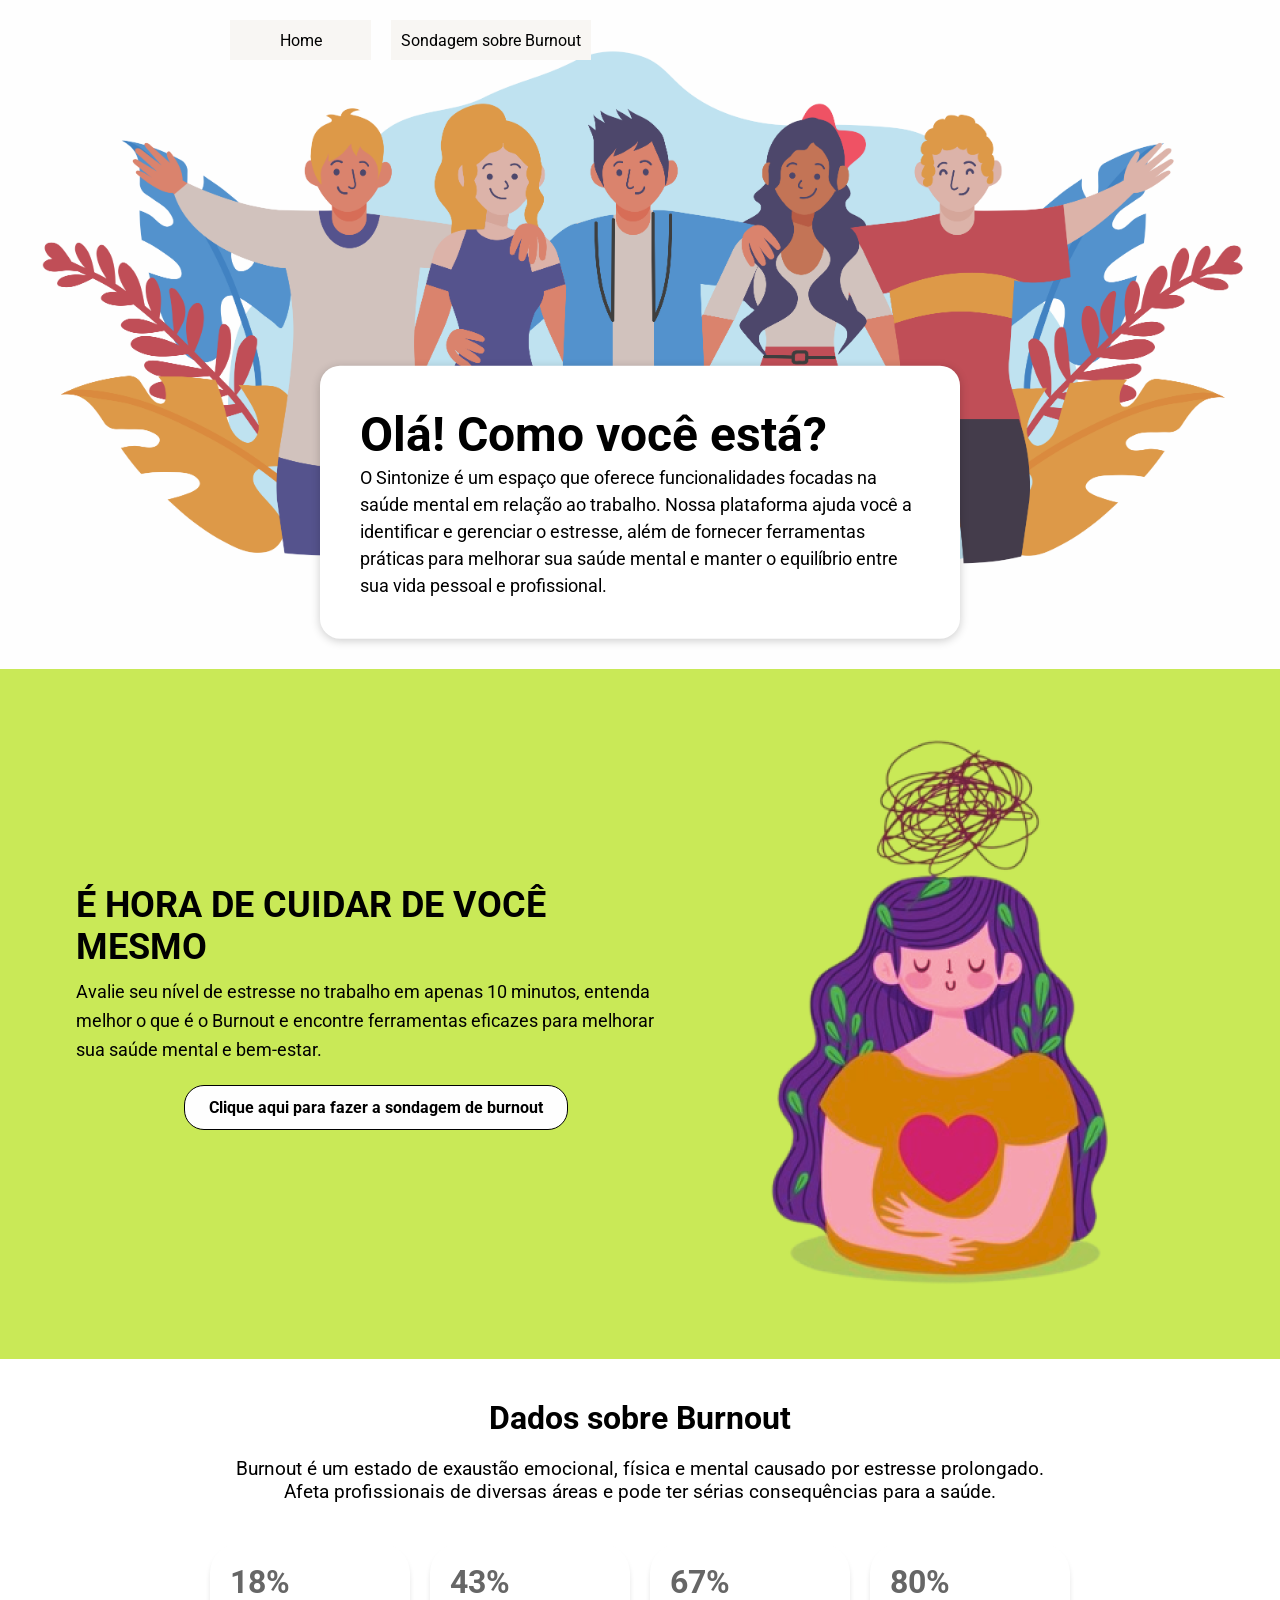
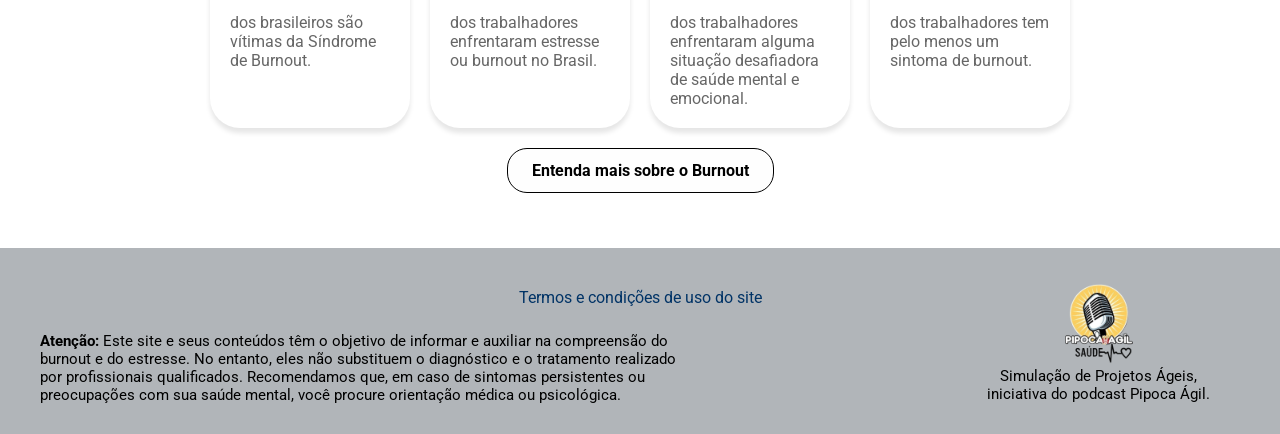
<file: docs/index.html>
<!DOCTYPE html>
<html lang="pt-BR">
<head>
    <meta charset="UTF-8">
    <meta name="viewport" content="width=device-width, initial-scale=1.0">
    <title>Sintonize</title>
    <link rel="stylesheet" href="css/estilos.css">
    <link rel="stylesheet" href="css/footer.css">
    <link href="https://fonts.googleapis.com/css2?family=Roboto:wght@600&display=swap" rel="stylesheet">
</head>
<body>
    <header id="header">
        <div class="header-banner" id="header-banner">
            <img src="images/home1.png" alt="Imagem de apoio" id="header-image">
            <nav class="menu" id="menu">
                <ul id="menu-list">
                    <li><a href="index.html" id="menu-home">Home</a></li>
                    <li><a href="sondagem.html" id="menu-formulario">Sondagem sobre Burnout</a></li>
                </ul>
            </nav>
            <div class="header-content" id="header-content">
                <h1 id="header-title">Olá! Como você está?</h1>
                <p id="header-description">
                    O Sintonize é um espaço que oferece funcionalidades focadas na saúde mental em relação ao trabalho. 
                    Nossa plataforma ajuda você a identificar e gerenciar o estresse, além de fornecer ferramentas práticas 
                    para melhorar sua saúde mental e manter o equilíbrio entre sua vida pessoal e profissional.
                </p>
            </div>
        </div>
    </header>

    <div class="pagina" id="pagina">
        <div class="container" id="container-principal">
            <h2 id="titulo-principal">É HORA DE CUIDAR DE VOCÊ MESMO</h2>
            <p id="descricao-principal">
                Avalie seu nível de estresse no trabalho em apenas 10 minutos, entenda melhor o que é o Burnout 
                e encontre ferramentas eficazes para melhorar sua saúde mental e bem-estar.
            </p>
            <div class="botao-container" id="botao-container-principal">
                <a href="sondagem.html" class="botao-sondagem" id="botao-sondagem">
                    Clique aqui para fazer a sondagem de burnout
                </a>
            </div>
        </div>
        <div class="imagem" id="imagem-container">
            <img src="images/mulher.png" alt="Ilustração sobre Burnout" class="imagem" id="imagem-principal">
        </div>
    </div>

    <section class="dados-burnout" id="dados-burnout">
        <h2 class="titulo-burnout" id="titulo-burnout">Dados sobre Burnout</h2>
        <p class="descricao-burnout" id="descricao-burnout">
            Burnout é um estado de exaustão emocional, física e mental causado por estresse prolongado.<br>
            Afeta profissionais de diversas áreas e pode ter sérias consequências para a saúde.
        </p>
        <div class="container-dados" id="container-dados">
            <div class="dado" id="dado-1">
                <div class="numero" id="numero-1">18%</div>
                <p class="texto-dado" id="texto-dado-1">dos brasileiros são vítimas da Síndrome de Burnout.</p>
            </div>
            <div class="dado" id="dado-2">
                <div class="numero" id="numero-2">43%</div>
                <p class="texto-dado" id="texto-dado-2">dos trabalhadores enfrentaram estresse ou burnout no Brasil.</p>
            </div>
            <div class="dado" id="dado-3">
                <div class="numero" id="numero-3">67%</div>
                <p class="texto-dado" id="texto-dado-3">dos trabalhadores enfrentaram alguma situação desafiadora de saúde mental e emocional.</p>
            </div>
            <div class="dado" id="dado-4">
                <div class="numero" id="numero-4">80%</div>
                <p class="texto-dado" id="texto-dado-4">dos trabalhadores tem pelo menos um sintoma de burnout.</p>
            </div>
        </div>
        <div class="botao-container" id="botao-container-burnout">
            <a href="sondagem.html" class="botao-burnout" id="botao-burnout">Entenda mais sobre o Burnout</a>
        </div>
    </section>

    <script>
        window.onload = () => {
            const imagem = document.getElementById('imagem-principal');
            setTimeout(() => {
                imagem.classList.add('visible');
            }, 100);
        };
    </script>
    <footer>
        <div class="botao-container">
            <a href="politicas_privacidade" class="botao-termos">Termos e condições de uso do site</a>
        </div>
        <div class="footer-content">
            <div class="texto">
                <p><b>Atenção:</b> Este site e seus conteúdos têm o objetivo de informar e auxiliar na compreensão do <br> burnout e do estresse.  
                   No entanto, eles não substituem o diagnóstico e o tratamento realizado <br> por profissionais qualificados.  
                   Recomendamos que, em caso de sintomas persistentes ou <br> preocupações com sua saúde mental, você procure 
                   orientação médica ou psicológica.</p>
            </div>
            <div class="logo-container">
                <img src="images/podcast-logo.png" alt="Logo">
                <p>Simulação de Projetos Ágeis,<br> iniciativa do podcast Pipoca Ágil.</p>
            </div>
        </div>
    </footer>
    
</body>
</html>
</file>
<file: docs/css/estilos.css>
/* Reset básico para fábrica de navegador */
* {
    box-sizing: border-box;
    margin: 0;
    padding: 0;
}

/* Estilos Globais */
body {
    font-family: 'Roboto', sans-serif;
    background: #ffffff;
}

/* Estilos do Header */
header {
    position: relative;
    text-align: center;
    background-color: #ffffff;
}

.header-banner {
    width: 100%;
}

.header-banner img {
    width: 100%;
    display: block;
}

.header-content {
    position: absolute;
    top: 75%;
    left: 50%; 
    transform: translate(-50%, -50%);
    padding: 40px;
    background: #FFFFFF;
    border-radius: 20px;
    box-shadow: 0 2px 10px rgba(0, 0, 0, 0.2);
    max-width: 90%;
    text-align: left;
}

.header-content h1 {
    font-size: 48px;
    line-height: 1.2;
}

.header-content p {
    font-size: 18px;
    line-height: 1.5;
}

/* Menu de Navegação */
.menu {
    position: absolute;
    top: 20px;
    left: 220px;
    z-index: 2;
    display: flex;
}

.menu ul {
    display: flex;
    padding: 0;
    list-style: none;
}

.menu li {
    margin: 0 10px;
}

.menu a {
    display: flex;
    justify-content: center;
    align-items: center;
    min-width: 141px; 
    height: 40px;
    padding: 10px;
    text-decoration: none;
    color: #000000;
    background: #F8F6F3;
    transition: background 0.3s;
    text-align: center;
}

.menu a:hover {
    background: #E0E0E0;
}

/* Estilos Gerais da Página */
.pagina {
    width: 100%;
    background: #C9E957;
    display: flex;
    align-items: center;
    justify-content: center;
    padding: 60px 40px;
}

.container {
    max-width: 600px;
    text-align: left;
}

.pagina h2 {
    font-size: 36px;
    font-weight: bold;
    margin-bottom: 10px;
    color: #000;
}

.pagina p {
    font-size: 18px;
    line-height: 1.6;
    margin-bottom: 20px;
    color: #000;
}

/* Botões */
.botao-container {
    margin-top: 20px;
}

.botao-sondagem,
.botao-burnout {
    padding: 12px 24px;
    background: #FEFEFE;
    border: 1px solid #000;
    border-radius: 20px;
    text-align: center;
    color: #000;
    font-weight: bold;
    display: inline-block;
    transition: background-color 0.3s, color 0.3s;
    text-decoration: none;
}

.botao-sondagem:hover,
.botao-burnout:hover {
    background-color: #d0e0d0;
    color: black;
}

/* Estilos da Imagem */
.imagem-container {
    max-width: 300px;
    height: auto;
    margin-left: 20px;
    transition: opacity 1s;
}

.imagem-container .imagem.visible {
    opacity: 1;
}

/* Seção de Dados sobre Burnout */
.dados-burnout {
    text-align: center;
    padding: 40px 20px;
}

.titulo-burnout {
    font-size: 2em;
    margin-bottom: 20px;
}

.descricao-burnout {
    font-size: 1.2em;
    margin-bottom: 40px;
}

.container-dados {
    display: flex;
    justify-content: center;
    gap: 20px;
    flex-wrap: wrap;
}

.dado {
    background-color: #ffffff; /* Altere esta linha para branco */
    padding: 20px;
    border-radius: 30px;
    box-shadow: 0 5px 5px rgba(0, 0, 0, 0.1);
    flex: 1;
    min-width: 200px;
    max-width: 200px;  
}

.numero {
    font-size: 2em;
    font-weight: bold;
    height: 50px;
    color: #666;
    justify-content: left;
    text-align: left;
}

.texto-dado {
    font-size: 1em;
    color: #666;  
    text-align: left; /* Alinha o texto à esquerda */
}

/* Estilos para Formulários e Opções */
.form-group {
    margin-bottom: 15px;
}

.options {
    display: flex;
    flex-wrap: wrap;
}

.option-item {
    margin-right: 15px;
    display: flex;
    align-items: center;
}

input[type="radio"] {
    margin-right: 5px;
}

/* Responsividade */
@media (max-width: 768px) {
    .pagina {
        flex-direction: column;
        align-items: center;
    }

    .container {
        padding-right: 0;
        text-align: center;
    }

    .imagem {
        margin-left: 0;
        margin-top: 20px;
    }
}
</file>
<file: docs/css/footer.css>
footer { 
    background-color: #b1b5b9; /* Cor de fundo cinza claro */
    padding: 20px; /* Espaçamento interno */
}

.botao-container { 
    margin-bottom: 15px; /* Espaço abaixo do botão */
    text-align: center; /* Centralizar o botão */
}

.footer-content { 
    display: flex; /* Usar flexbox para o layout */
    align-items: flex-start; /* Alinhar itens no topo */
    justify-content: space-between; /* Espaço entre os elementos */
    max-width: 1200px; /* Largura máxima do rodapé */
    margin: 0 auto; /* Centralizar o rodapé */
    flex-wrap: wrap; /* Permitir quebra de linha */
}

.texto { 
    flex: 1; /* O texto ocupará o espaço restante */
    text-align: left; /* Alinhar o texto à esquerda */
    margin-right: 20px; /* Espaço à direita do texto */
}

footer a { 
    text-decoration: none; /* Remove o sublinhado do texto dos links */
    color: #003366; /* Mantenha a cor do texto do link */
}

footer p { 
    font-size: 15px; /* Tamanho da fonte do texto */
    color: #000000; /* Cor do texto */
    margin: 10px 0; /* Margem vertical */
}

.logo-container { 
    margin-left: auto; /* Empurrar a logo para a direita */
    text-align: center; /* Alinhar texto e imagem ao centro */
    margin-right: 30px;
    margin-top: -50px;
}

footer img { 
    max-width: 100px; /* Largura máxima da imagem */
    height: auto; /* Altura automática para manter a proporção */
    display: block; /* Make image a block element */
    margin: 0 auto; /* Centralizar a imagem */
}

.logo-container p {
    font-size: 15px; /* Tamanho da fonte abaixo da logo */
    color: #000000; /* Cor do texto */
    margin-top: -5px; /* Margem superior */
    text-align: center; /* Texto centralizado */
}
</file>
